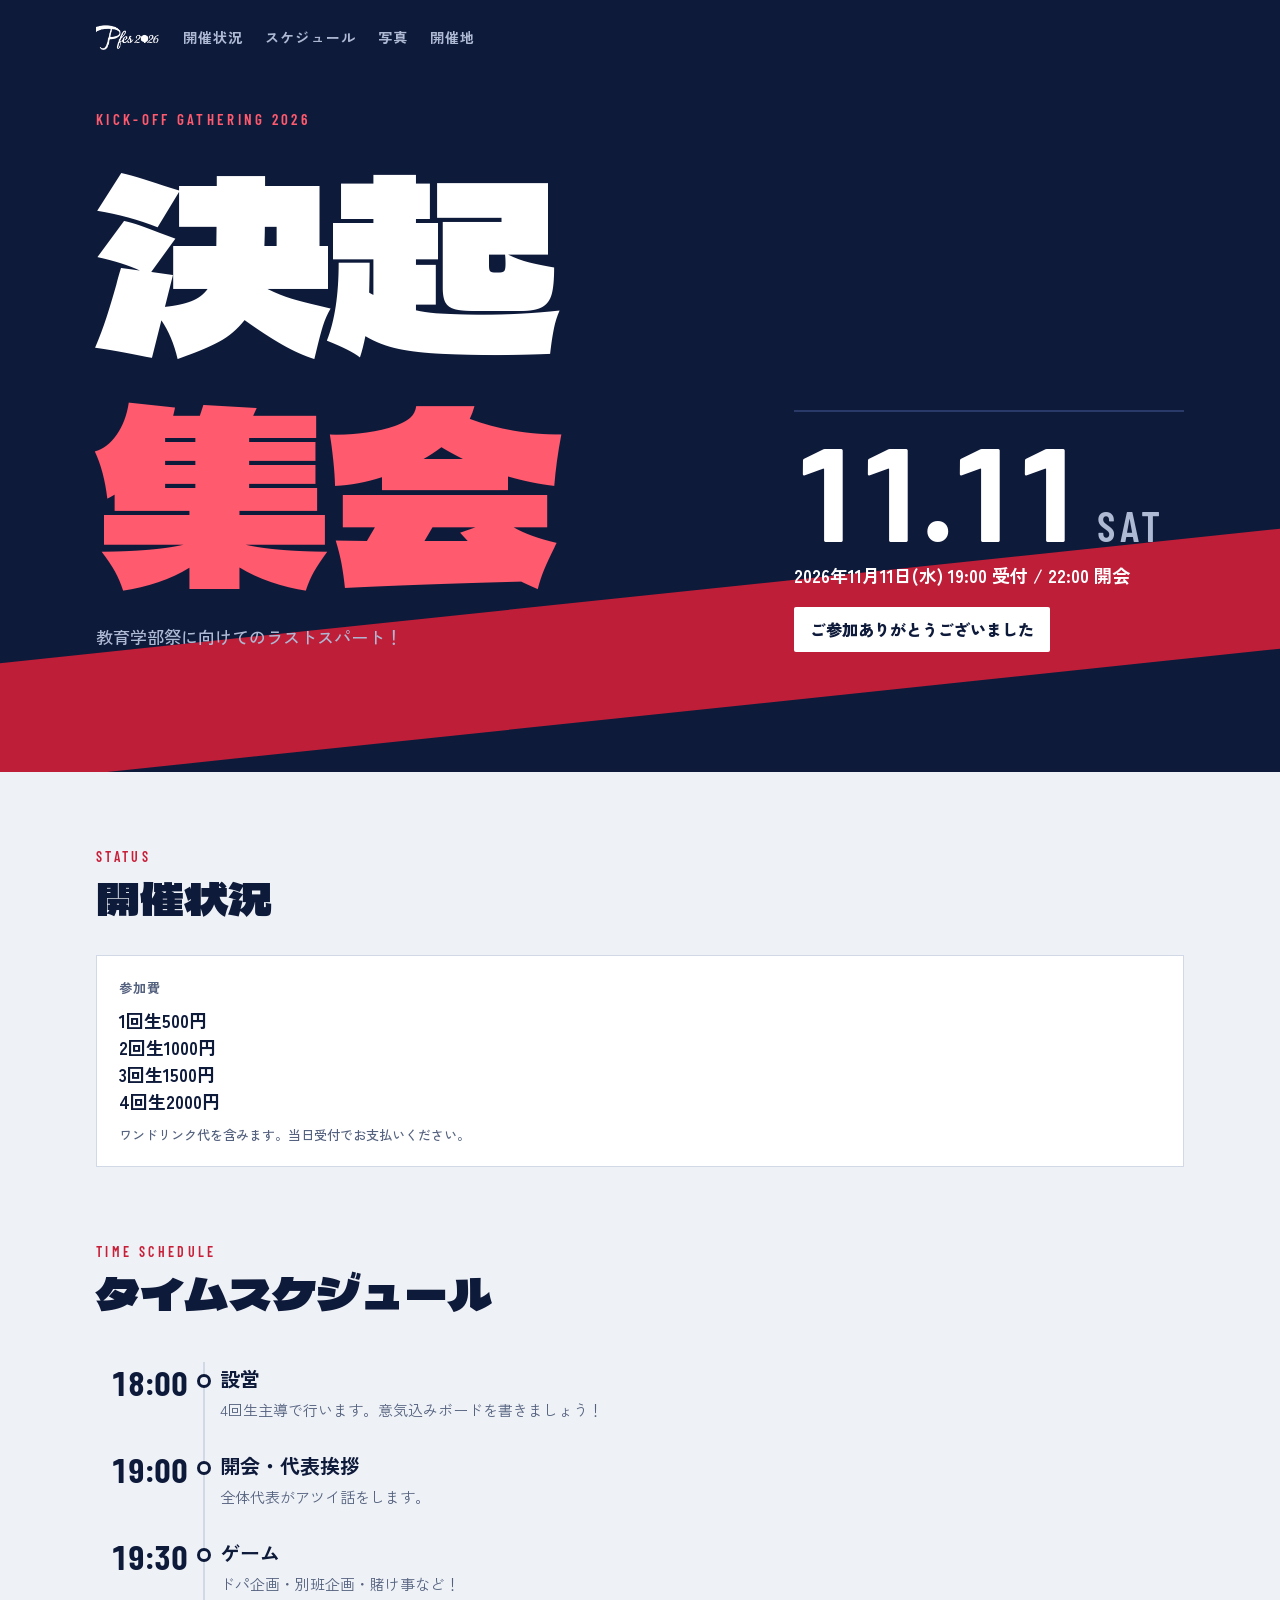
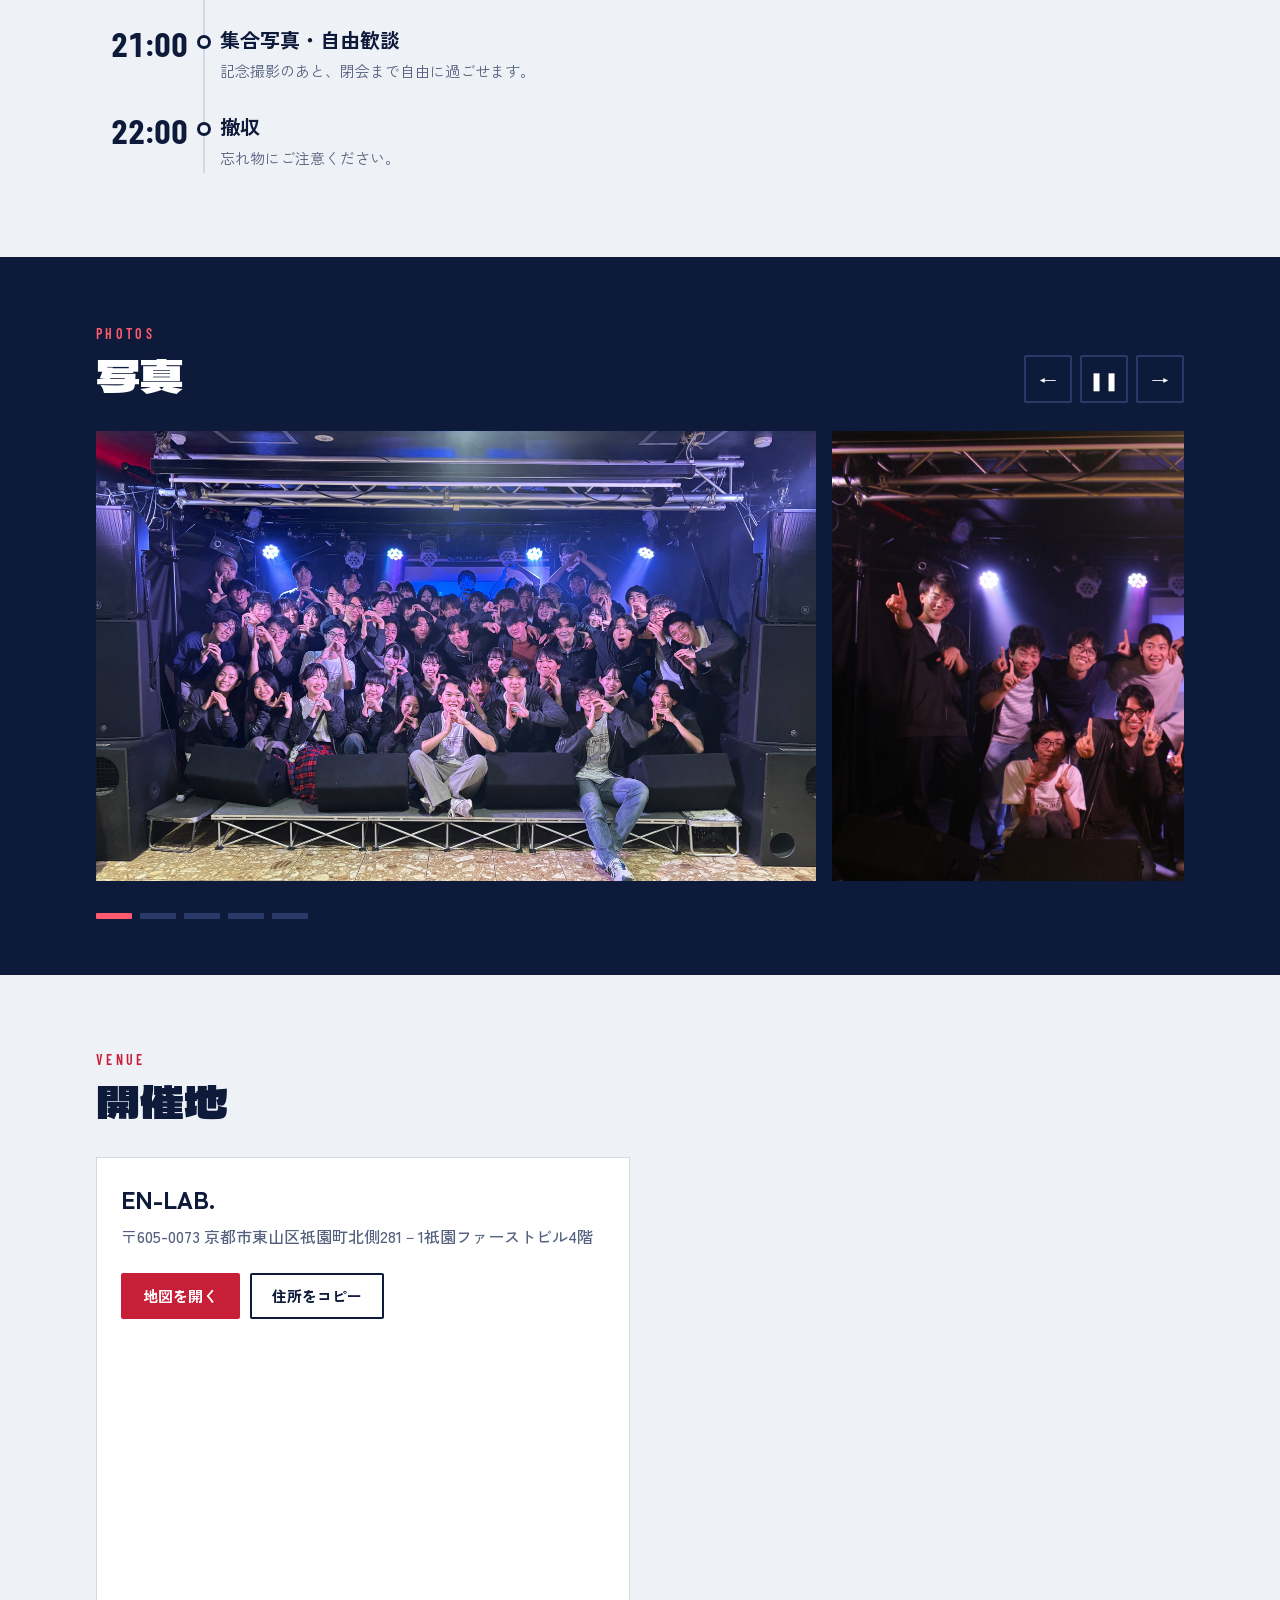
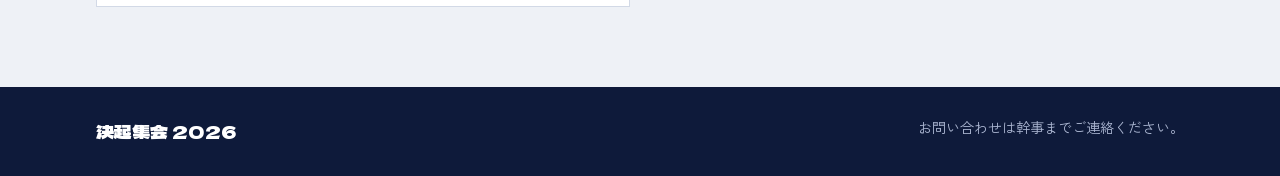
<file: index.html>
<!doctype html>
<html lang="ja">
<head>
<meta charset="utf-8">
<meta name="viewport" content="width=device-width, initial-scale=1, viewport-fit=cover">
<title>決起集会</title>
<meta name="description" content="決起集会の開催状況、タイムスケジュール、写真、開催地をまとめた案内ページ。">
<meta name="color-scheme" content="light dark">
<meta property="og:type" content="website">
<meta property="og:title" content="決起集会">
<meta property="og:description" content="目標を声に出し、同じ方向へ走り出す夜。開催状況・スケジュール・開催地はこちら。">
<link rel="icon" href="data:image/svg+xml,%3Csvg xmlns='http://www.w3.org/2000/svg' viewBox='0 0 64 64'%3E%3Crect width='64' height='64' fill='%230e1a3a'/%3E%3Cpath d='M0 46 64 34v14L0 60z' fill='%23ff5a6e'/%3E%3C/svg%3E">
<link rel="preconnect" href="https://fonts.googleapis.com">
<link rel="preconnect" href="https://fonts.gstatic.com" crossorigin>
<link rel="stylesheet" href="https://fonts.googleapis.com/css2?family=Barlow+Condensed:wght@500;600;700&family=Dela+Gothic+One&family=Zen+Kaku+Gothic+New:wght@400;500;700;900&display=swap">
<link rel="stylesheet" href="assets/style.css">
</head>
<body>
<header class="hero" id="top">
  <div class="wrap">
    <nav class="nav" aria-label="ページ内メニュー">
      <a href="https://floral-disk-db61.pfes2026se.workers.dev/#top"><img src="assets/photos/pfesHP.png" alt="学部祭HPへ" style="display:block; height:32px; width:auto; filter:invert(1);"></a>
      <a href="#status">開催状況</a>
      <a href="#schedule">スケジュール</a>
      <a href="#photos">写真</a>
      <a href="#venue">開催地</a>
    </nav>
    <div class="hero-grid">
      <div>
        <p class="kicker">Kick-off Gathering 2026</p>
        <h1><span>決起</span><span>集会</span></h1>
        <p class="lead">教育学部祭に向けてのラストスパート！</p>
      </div>
      <!-- 日付・時刻は仮の情報です。差し替えてください -->
      <div class="when">
        <div class="when-date">11.11<small>SAT</small></div>
        <p class="when-time">2026年11月11日(水) 19:00 受付 / 22:00 開会</p>
        <div class="count" id="count" aria-live="polite">開催まで あと <b id="count-n">--</b> 日</div>
      </div>
    </div>
  </div>
</header>

<main>
  <section id="status">
    <div class="wrap">
      <div class="sec-head">
        <p class="eyebrow">Status</p>
        <h2>開催状況</h2>
      </div>
    
      
        <div class="cell">
          <dt>参加費</dt>
          <dd>1回生500円</dd>
          <dd>2回生1000円</dd>
          <dd>3回生1500円</dd>
          <dd>4回生2000円</dd>
          <p class="note">ワンドリンク代を含みます。当日受付でお支払いください。</p>
        </div>
      </dl>
    </div>
  </section>

  <section id="schedule">
    <div class="wrap">
      <div class="sec-head">
        <p class="eyebrow">Time schedule</p>
        <h2>タイムスケジュール</h2>
      </div>
      <!-- 時刻・内容は仮の情報です -->
      <ol class="tl">
        <li>
          <time datetime="18:00">18:00</time><span class="dot"></span>
          <div><h3>設営</h3><p>4回生主導で行います。意気込みボードを書きましょう！</p></div>
        </li>
        <li>
          <time datetime="19:00">19:00</time><span class="dot"></span>
          <div><h3>開会・代表挨拶<span class="len"></h3><p>全体代表がアツイ話をします。</p></div>
        </li>
        <li>
          <time datetime="19:30">19:30</time><span class="dot"></span>
          <div><h3>ゲーム<span class="len"></h3><p>ドパ企画・別班企画・賭け事など！</p></div>
        </li>
        <li>
          <time datetime="21:00">21:00</time><span class="dot"></span>
          <div><h3>集合写真・自由歓談<span class="len"></h3><p>記念撮影のあと、閉会まで自由に過ごせます。</p></div>
        </li>
        <li>
          <time datetime="22:00">22:00</time><span class="dot"></span>
          <div><h3>撤収</h3><p>忘れ物にご注意ください。</p></div>
        </li>
      </ol>
    </div>
  </section>

  <div class="photos" id="photos">
    <div class="wrap">
      <div class="photos-top">
        <div class="sec-head">
          <p class="eyebrow">Photos</p>
          <h2>写真</h2>
        </div>
        <div class="ctrl">
          <button class="btn" id="prev" type="button" aria-label="前の写真">←</button>
          <button class="btn" id="toggle" type="button" aria-label="自動再生を止める">❚❚</button>
          <button class="btn" id="next" type="button" aria-label="次の写真">→</button>
        </div>
      </div>
    </div>
    <div class="wrap">
      <div class="viewport" id="viewport" aria-roledescription="carousel" aria-label="決起集会の写真">
        <div class="track" id="track"></div>
      </div>
      <div class="dots" id="dots"></div>
    </div>
  </div>

  <section id="venue">
    <div class="wrap">
      <div class="sec-head">
        <p class="eyebrow">Venue</p>
        <h2>開催地</h2>
      </div>
      <!-- 会場名・住所・アクセスは仮の情報です -->
      <div class="venue-grid">
        <div class="panel">
          <p class="venue-name">EN-LAB.</p>
          <p class="addr" id="addr">〒605-0073 京都市東山区祇園町北側281－1祇園ファーストビル4階</p>
         
          <div class="actions">
            <a class="act primary" id="maplink" href="https://maps.app.goo.gl/rjpDCakJaLhRokF19" target="_blank" rel="noopener">地図を開く</a>
            <button class="act" id="copy" type="button">住所をコピー</button>
          </div>
        </div>
       <iframe src="https://www.google.com/maps/embed?pb=!1m18!1m12!1m3!1d2685.126858173465!2d135.77366147478764!3d35.00395076688273!2m3!1f0!2f0!3f0!3m2!1i1024!2i768!4f13.1!3m3!1m2!1s0x600109d3f69e35ff%3A0x32ef44e3e7a901e!2sEN-LAB.!5e1!3m2!1sja!2sjp!4v1794188830860!5m2!1sja!2sjp" width="600" height="450" style="border:0;" allowfullscreen="" loading="lazy" referrerpolicy="strict-origin-when-cross-origin">　
        width="600" height="450" frameborder="0"
 　　　　style="border:0;" allowfullscreen="" aria-hidden="false"
 　　　　tabindex="0"></iframe>

      </div>
    </div>
  </section>
</main>

<footer>
  <div class="wrap">
    <b>決起集会 2026</b>
    <span>お問い合わせは幹事までご連絡ください。</span>
  </div>
</footer>
<script src="assets/script.js" defer></script>
</body>
</html>
</file>
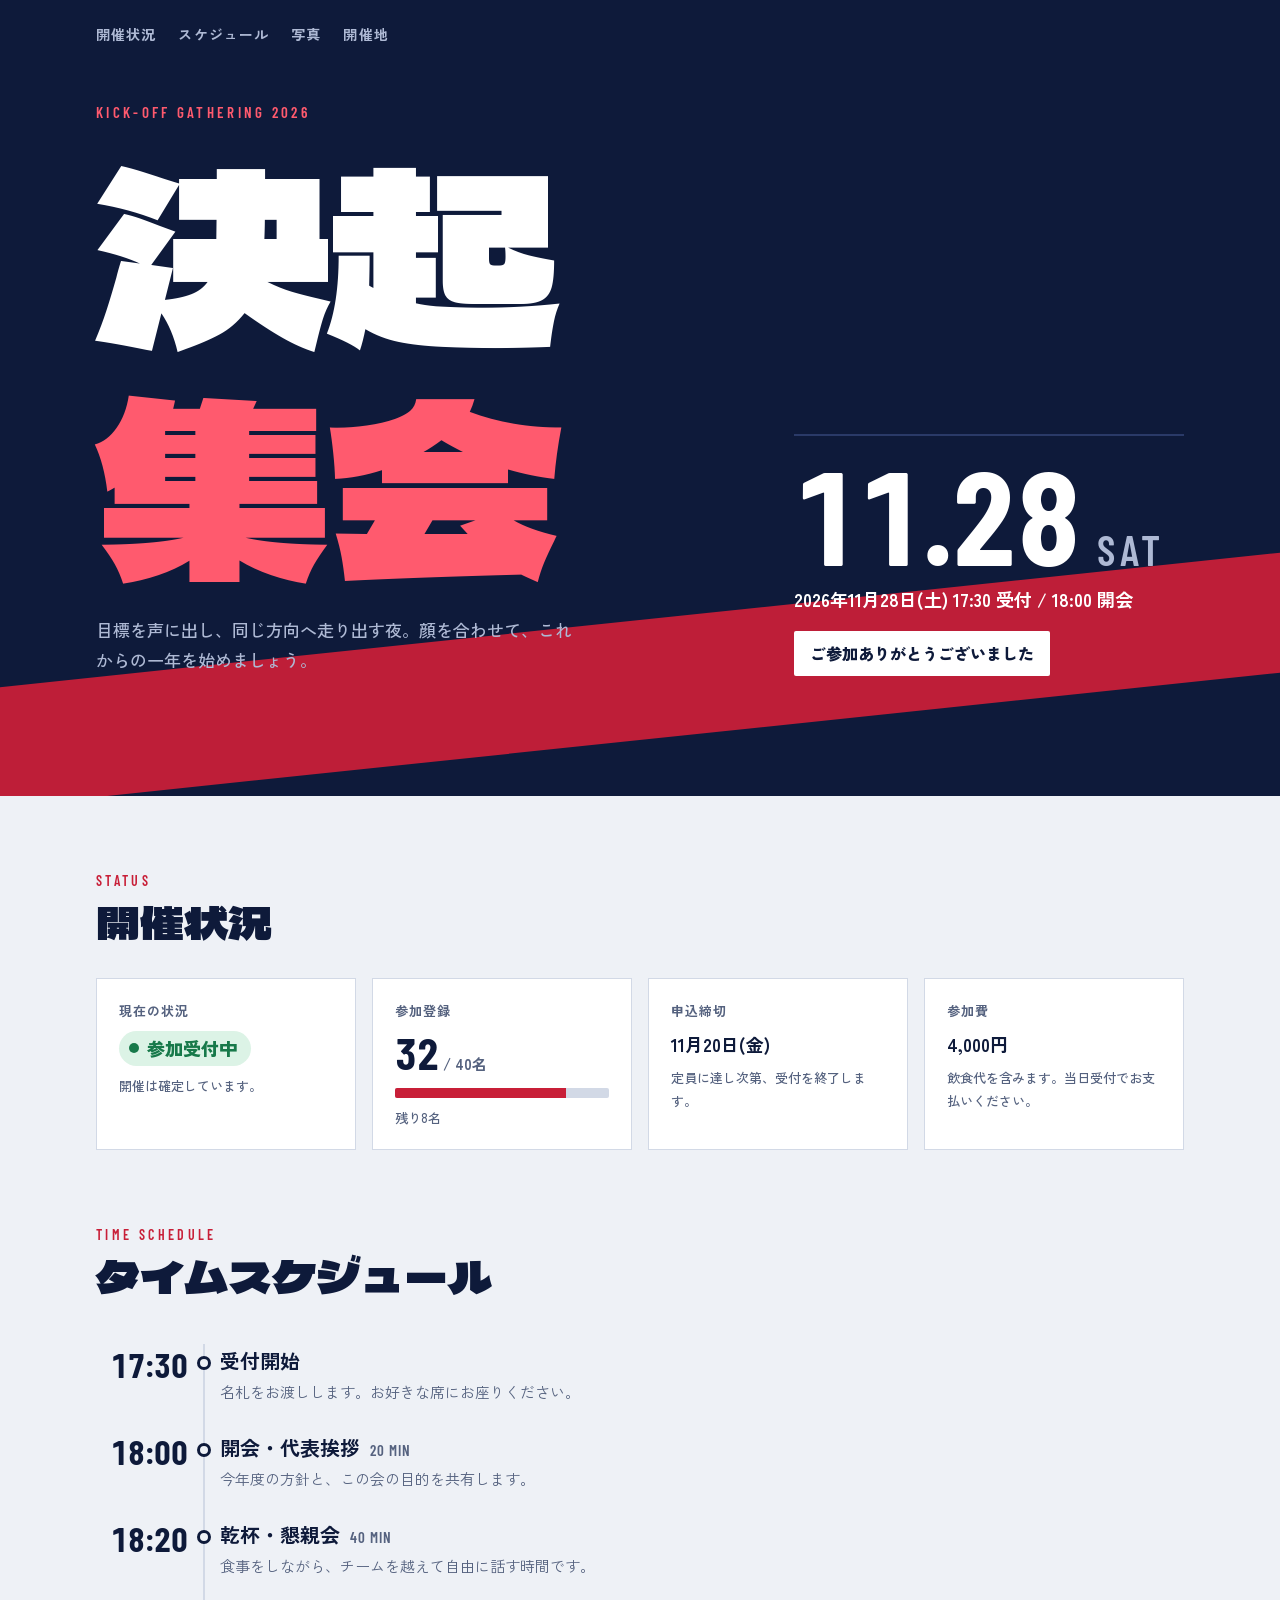
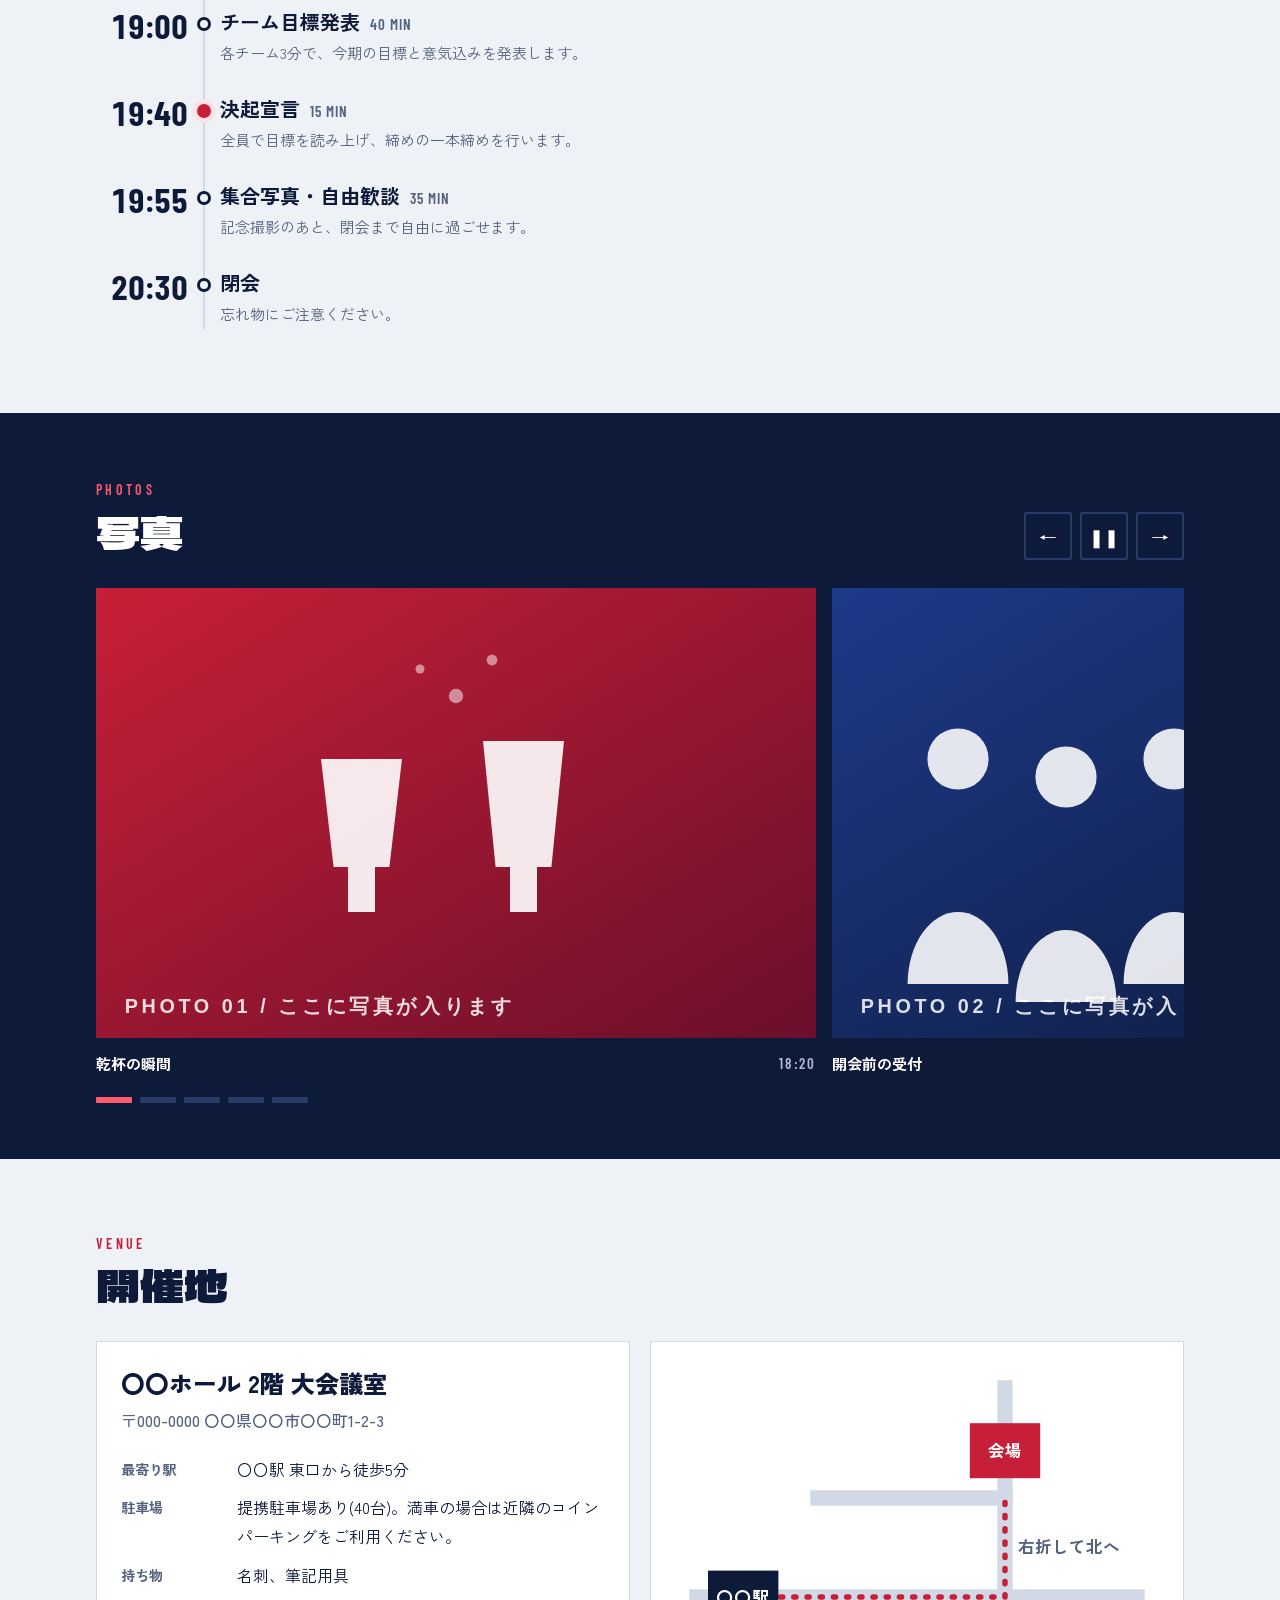
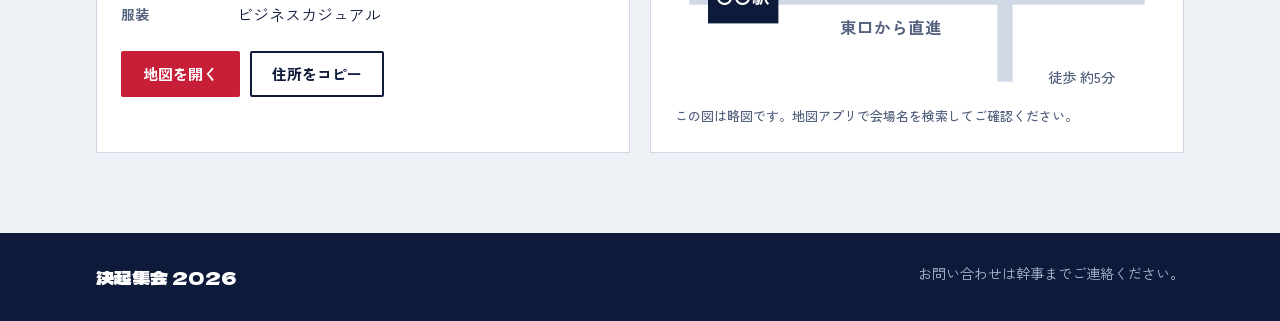
<file: 決起集会.html>
<!doctype html><html><head><meta charset=utf8><meta name=viewport content="width=device-width,initial-scale=1,viewport-fit=cover"><style>:root{color-scheme:light;box-sizing:border-box;padding-top:env(safe-area-inset-top,0px);padding-bottom:env(safe-area-inset-bottom,0px)}html{scroll-padding-top:env(safe-area-inset-top,0px)}body{margin:0;padding:0;font:14px -apple-system,BlinkMacSystemFont,sans-serif;background:#fff;color:#000}img{max-width:100%}[hidden]:not([hidden=until-found i]){display:none!important}</style></head><body>
<title>決起集会</title>
<meta name="claude:viewport-fit-sides" content="cover">
<link rel="preconnect" href="https://fonts.googleapis.com">
<link rel="preconnect" href="https://fonts.gstatic.com" crossorigin>
<link rel="stylesheet" href="https://fonts.googleapis.com/css2?family=Barlow+Condensed:wght@500;600;700&family=Dela+Gothic+One&family=Zen+Kaku+Gothic+New:wght@400;500;700;900&display=swap">
<style>
/* Layout: 紺の大きなヒーロー（決起／集会を2段で特大表示）→ 開催状況 → タイムスケジュール → 流れる写真 → 開催地。
   差し色は茜1色。大胆さはヒーローの文字組みに集中させ、他は静かに保つ。 */
:root {
  --bg: #eef1f6;
  --surface: #ffffff;
  --ink: #0e1a3a;
  --muted: #55627f;
  --line: #d2d9e6;
  --accent: #c81f38;
  --accent-ink: #ffffff;
  --accent-soft: #fbe3e7;
  --ok: #17794a;
  --ok-soft: #dcf3e6;
  --hero-bg: #0e1a3a;
  --hero-ink: #ffffff;
  --hero-sub: #aeb9d4;
  --hero-line: #2a3a68;
  --pop: #ff5a6e;

  --f-display: "Dela Gothic One", "Hiragino Sans", "Yu Gothic", sans-serif;
  --f-body: "Zen Kaku Gothic New", "Hiragino Kaku Gothic ProN", "Yu Gothic", Meiryo, sans-serif;
  --f-num: "Barlow Condensed", "Arial Narrow", sans-serif;
}
@media (prefers-color-scheme: dark) {
  :root:not([data-theme="light"]) {
    --bg: #0a1124;
    --surface: #121c38;
    --ink: #e8ecf7;
    --muted: #9aa5c2;
    --line: #24304f;
    --accent: #ff5a6e;
    --accent-ink: #0a1124;
    --accent-soft: #3a1a2a;
    --ok: #5fd39a;
    --ok-soft: #12332a;
    --hero-bg: #060b1a;
    --hero-line: #1f2d57;
    color-scheme: dark;
  }
}
:root[data-theme="dark"] {
  --bg: #0a1124;
  --surface: #121c38;
  --ink: #e8ecf7;
  --muted: #9aa5c2;
  --line: #24304f;
  --accent: #ff5a6e;
  --accent-ink: #0a1124;
  --accent-soft: #3a1a2a;
  --ok: #5fd39a;
  --ok-soft: #12332a;
  --hero-bg: #060b1a;
  --hero-line: #1f2d57;
  color-scheme: dark;
}

* { box-sizing: border-box; }
html { scroll-behavior: smooth; }
body {
  margin: 0;
  background: var(--bg);
  color: var(--ink);
  font-family: var(--f-body);
  font-size: 16px;
  line-height: 1.8;
  -webkit-text-size-adjust: 100%;
}
a { color: inherit; }
:focus-visible { outline: 3px solid var(--pop); outline-offset: 3px; }

.wrap {
  max-width: 1120px;
  margin-inline: auto;
  padding-left: max(16px, env(safe-area-inset-left, 0px));
  padding-right: max(16px, env(safe-area-inset-right, 0px));
}

/* ---------- Hero ---------- */
.hero {
  position: relative;
  background: var(--hero-bg);
  color: var(--hero-ink);
  overflow: hidden;
}
.hero::before {
  content: "";
  position: absolute;
  left: -10%;
  right: -10%;
  bottom: 56px;
  height: 120px;
  background: var(--accent);
  transform: skewY(-6deg);
  opacity: .95;
}
.hero .wrap { position: relative; }
.nav {
  display: flex;
  flex-wrap: wrap;
  gap: 6px 22px;
  padding-block: 18px;
  font-size: 14px;
  font-weight: 700;
  letter-spacing: .08em;
}
.nav a { text-decoration: none; color: var(--hero-sub); padding-block: 4px; border-bottom: 2px solid transparent; }
.nav a:hover { color: var(--hero-ink); border-bottom-color: var(--pop); }

.hero-grid {
  display: grid;
  grid-template-columns: minmax(0, 1.25fr) minmax(0, .75fr);
  gap: 32px 48px;
  align-items: end;
  padding-block: 28px 120px;
}
.kicker {
  font-family: var(--f-num);
  font-weight: 600;
  letter-spacing: .22em;
  font-size: 15px;
  color: var(--pop);
  margin: 0 0 6px;
  text-transform: uppercase;
}
h1 {
  margin: 0;
  font-family: var(--f-display);
  font-weight: 400;
  font-size: clamp(88px, 25vw, 236px);
  line-height: .98;
  letter-spacing: -.02em;
}
h1 span { display: block; }
h1 span + span { color: var(--pop); }
.lead {
  margin: 20px 0 0;
  max-width: 28em;
  color: var(--hero-sub);
  font-size: 17px;
  font-weight: 500;
}

.when {
  border-top: 2px solid var(--hero-line);
  padding-top: 18px;
}
.when-date {
  font-family: var(--f-num);
  font-weight: 700;
  font-size: clamp(76px, 12vw, 132px);
  line-height: .9;
  letter-spacing: -.01em;
  font-variant-numeric: tabular-nums;
}
.when-date small { font-size: .32em; letter-spacing: .1em; color: var(--hero-sub); margin-left: .4em; font-weight: 600; }
.when-time { margin: 10px 0 0; font-weight: 700; font-size: 18px; }
.count {
  display: inline-flex;
  align-items: baseline;
  gap: 8px;
  margin-top: 16px;
  padding: 8px 16px;
  background: var(--hero-ink);
  color: var(--hero-bg);
  font-weight: 900;
  border-radius: 2px;
}
.count b { font-family: var(--f-num); font-size: 34px; line-height: 1; font-variant-numeric: tabular-nums; }

/* ---------- Sections ---------- */
section { padding-block: 72px 0; }
section:last-of-type { padding-bottom: 80px; }
.sec-head { margin-bottom: 28px; }
.eyebrow {
  font-family: var(--f-num);
  font-weight: 600;
  letter-spacing: .24em;
  font-size: 14px;
  color: var(--accent);
  margin: 0;
  text-transform: uppercase;
}
h2 {
  margin: 0;
  font-family: var(--f-display);
  font-weight: 400;
  font-size: clamp(30px, 6vw, 44px);
  line-height: 1.3;
  text-wrap: balance;
}

/* Status */
.status-grid {
  display: grid;
  grid-template-columns: repeat(auto-fit, minmax(230px, 1fr));
  gap: 16px;
}
.cell {
  background: var(--surface);
  border: 1px solid var(--line);
  padding: 20px 22px;
  min-width: 0;
}
.cell dt { font-size: 13px; font-weight: 700; color: var(--muted); letter-spacing: .08em; margin: 0 0 8px; }
.cell dd { margin: 0; font-weight: 700; font-size: 18px; line-height: 1.5; }
.badge {
  display: inline-flex;
  align-items: center;
  gap: 8px;
  padding: 4px 14px 4px 10px;
  background: var(--ok-soft);
  color: var(--ok);
  font-weight: 900;
  font-size: 18px;
  border-radius: 999px;
}
.badge::before { content: ""; width: 10px; height: 10px; border-radius: 50%; background: currentColor; }
.big { font-family: var(--f-num); font-size: 44px; font-weight: 700; line-height: 1; font-variant-numeric: tabular-nums; }
.big small { font-family: var(--f-body); font-size: 15px; font-weight: 700; color: var(--muted); margin-left: 4px; }
.bar { height: 10px; background: var(--line); margin-top: 12px; border-radius: 2px; overflow: hidden; }
.bar i { display: block; height: 100%; width: 80%; background: var(--accent); }
.note { margin: 8px 0 0; font-size: 13px; font-weight: 500; color: var(--muted); }

/* Timeline */
.tl { list-style: none; margin: 0; padding: 0; position: relative; }
.tl::before { content: ""; position: absolute; left: 107px; top: 12px; bottom: 12px; width: 2px; background: var(--line); }
.tl li {
  display: grid;
  grid-template-columns: 92px 32px minmax(0, 1fr);
  align-items: start;
  padding-block: 14px;
}
.tl time {
  font-family: var(--f-num);
  font-weight: 700;
  font-size: 34px;
  line-height: 1.1;
  text-align: right;
  font-variant-numeric: tabular-nums;
}
.tl .dot {
  width: 14px; height: 14px;
  margin: 10px auto 0;
  background: var(--bg);
  border: 3px solid var(--ink);
  border-radius: 50%;
  position: relative;
  z-index: 1;
}
.tl li.key .dot { background: var(--accent); border-color: var(--accent); box-shadow: 0 0 0 5px var(--accent-soft); }
.tl h3 { margin: 0; font-size: 20px; line-height: 1.5; }
.tl p { margin: 2px 0 0; color: var(--muted); font-size: 15px; }
.tl .len {
  display: inline-block;
  margin-left: 10px;
  font-family: var(--f-num);
  font-size: 15px;
  font-weight: 600;
  letter-spacing: .06em;
  color: var(--muted);
}

/* Photos */
.photos { background: var(--hero-bg); color: var(--hero-ink); margin-top: 72px; padding-block: 64px 56px; }
.photos .eyebrow { color: var(--pop); }
.photos-top { display: flex; align-items: end; justify-content: space-between; gap: 16px; flex-wrap: wrap; margin-bottom: 28px; }
.photos-top .sec-head { margin: 0; }
.ctrl { display: flex; gap: 8px; }
.btn {
  appearance: none;
  border: 2px solid var(--hero-line);
  background: transparent;
  color: var(--hero-ink);
  width: 48px; height: 48px;
  font: inherit;
  font-size: 18px;
  cursor: pointer;
  border-radius: 2px;
}
.btn:hover { border-color: var(--pop); color: var(--pop); }
.viewport { overflow: hidden; }
.track { display: flex; gap: 16px; transition: transform .8s cubic-bezier(.6, .05, .2, 1); will-change: transform; }
.slide { flex: 0 0 min(78%, 720px); margin: 0; min-width: 0; }
.slide img { display: block; width: 100%; aspect-ratio: 8 / 5; object-fit: cover; background: var(--hero-line); }
.slide figcaption { display: flex; justify-content: space-between; gap: 12px; padding-top: 12px; font-weight: 700; font-size: 15px; }
.slide figcaption span { font-family: var(--f-num); letter-spacing: .12em; color: var(--hero-sub); font-weight: 600; }
.dots { display: flex; flex-wrap: wrap; gap: 8px; margin-top: 20px; }
.dots button {
  appearance: none; border: 0; padding: 0; cursor: pointer;
  width: 36px; height: 6px; background: var(--hero-line); border-radius: 1px;
}
.dots button[aria-current="true"] { background: var(--pop); }

/* Venue */
.venue-grid { display: grid; grid-template-columns: minmax(0, 1fr) minmax(0, 1fr); gap: 20px; }
.panel { background: var(--surface); border: 1px solid var(--line); padding: 24px; min-width: 0; }
.venue-name { margin: 0; font-size: 24px; line-height: 1.4; font-weight: 900; }
.addr { margin: 6px 0 0; color: var(--muted); font-weight: 500; }
.rows { margin: 20px 0 0; display: grid; grid-template-columns: 6.5em minmax(0, 1fr); gap: 10px 12px; }
.rows dt { font-weight: 700; color: var(--muted); font-size: 14px; padding-top: 2px; }
.rows dd { margin: 0; }
.actions { display: flex; flex-wrap: wrap; gap: 10px; margin-top: 22px; }
.act {
  appearance: none;
  display: inline-flex; align-items: center; justify-content: center;
  min-height: 46px; padding: 0 20px;
  font: inherit; font-weight: 700; font-size: 15px;
  border: 2px solid var(--ink); background: transparent; color: var(--ink);
  text-decoration: none; cursor: pointer; border-radius: 2px;
}
.act.primary { background: var(--accent); border-color: var(--accent); color: var(--accent-ink); }
.act:hover { filter: brightness(1.08); }
.route { width: 100%; height: auto; display: block; }
.route text { font-family: var(--f-body); }

footer { background: var(--hero-bg); color: var(--hero-sub); padding-block: 28px; font-size: 14px; }
footer .wrap { display: flex; justify-content: space-between; gap: 8px 24px; flex-wrap: wrap; }
footer b { color: var(--hero-ink); font-family: var(--f-display); font-weight: 400; font-size: 18px; }

@media (max-width: 820px) {
  .hero-grid { grid-template-columns: minmax(0, 1fr); padding-bottom: 110px; }
  .venue-grid { grid-template-columns: minmax(0, 1fr); }
  .slide { flex-basis: 86%; }
}
@media (max-width: 480px) {
  section { padding-top: 56px; }
  .tl::before { left: 79px; }
  .tl li { grid-template-columns: 64px 30px minmax(0, 1fr); }
  .tl time { font-size: 27px; }
  .tl h3 { font-size: 18px; }
  .rows { grid-template-columns: minmax(0, 1fr); gap: 2px; }
  .rows dd { margin-bottom: 10px; }
}
@media (prefers-reduced-motion: reduce) {
  html { scroll-behavior: auto; }
  .track { transition: none; }
}
</style>

<header class="hero" id="top">
  <div class="wrap">
    <nav class="nav" aria-label="ページ内メニュー">
      <a href="#status">開催状況</a>
      <a href="#schedule">スケジュール</a>
      <a href="#photos">写真</a>
      <a href="#venue">開催地</a>
    </nav>
    <div class="hero-grid">
      <div>
        <p class="kicker">Kick-off Gathering 2026</p>
        <h1><span>決起</span><span>集会</span></h1>
        <p class="lead">目標を声に出し、同じ方向へ走り出す夜。顔を合わせて、これからの一年を始めましょう。</p>
      </div>
      <!-- 日付・時刻は仮の情報です。差し替えてください -->
      <div class="when">
        <div class="when-date">11.28<small>SAT</small></div>
        <p class="when-time">2026年11月28日(土) 17:30 受付 / 18:00 開会</p>
        <div class="count" id="count" aria-live="polite">開催まで あと <b id="count-n">--</b> 日</div>
      </div>
    </div>
  </div>
</header>

<main>
  <section id="status">
    <div class="wrap">
      <div class="sec-head">
        <p class="eyebrow">Status</p>
        <h2>開催状況</h2>
      </div>
      <!-- 参加人数・締切・参加費は仮の情報です -->
      <dl class="status-grid" style="margin:0">
        <div class="cell">
          <dt>現在の状況</dt>
          <dd><span class="badge">参加受付中</span></dd>
          <p class="note">開催は確定しています。</p>
        </div>
        <div class="cell">
          <dt>参加登録</dt>
          <dd><span class="big">32<small>/ 40名</small></span></dd>
          <div class="bar" role="img" aria-label="定員40名のうち32名が登録済み"><i></i></div>
          <p class="note">残り8名</p>
        </div>
        <div class="cell">
          <dt>申込締切</dt>
          <dd>11月20日(金)</dd>
          <p class="note">定員に達し次第、受付を終了します。</p>
        </div>
        <div class="cell">
          <dt>参加費</dt>
          <dd>4,000円</dd>
          <p class="note">飲食代を含みます。当日受付でお支払いください。</p>
        </div>
      </dl>
    </div>
  </section>

  <section id="schedule">
    <div class="wrap">
      <div class="sec-head">
        <p class="eyebrow">Time schedule</p>
        <h2>タイムスケジュール</h2>
      </div>
      <!-- 時刻・内容は仮の情報です -->
      <ol class="tl">
        <li>
          <time datetime="17:30">17:30</time><span class="dot"></span>
          <div><h3>受付開始</h3><p>名札をお渡しします。お好きな席にお座りください。</p></div>
        </li>
        <li>
          <time datetime="18:00">18:00</time><span class="dot"></span>
          <div><h3>開会・代表挨拶<span class="len">20 MIN</span></h3><p>今年度の方針と、この会の目的を共有します。</p></div>
        </li>
        <li>
          <time datetime="18:20">18:20</time><span class="dot"></span>
          <div><h3>乾杯・懇親会<span class="len">40 MIN</span></h3><p>食事をしながら、チームを越えて自由に話す時間です。</p></div>
        </li>
        <li>
          <time datetime="19:00">19:00</time><span class="dot"></span>
          <div><h3>チーム目標発表<span class="len">40 MIN</span></h3><p>各チーム3分で、今期の目標と意気込みを発表します。</p></div>
        </li>
        <li class="key">
          <time datetime="19:40">19:40</time><span class="dot"></span>
          <div><h3>決起宣言<span class="len">15 MIN</span></h3><p>全員で目標を読み上げ、締めの一本締めを行います。</p></div>
        </li>
        <li>
          <time datetime="19:55">19:55</time><span class="dot"></span>
          <div><h3>集合写真・自由歓談<span class="len">35 MIN</span></h3><p>記念撮影のあと、閉会まで自由に過ごせます。</p></div>
        </li>
        <li>
          <time datetime="20:30">20:30</time><span class="dot"></span>
          <div><h3>閉会</h3><p>忘れ物にご注意ください。</p></div>
        </li>
      </ol>
    </div>
  </section>

  <div class="photos" id="photos">
    <div class="wrap">
      <div class="photos-top">
        <div class="sec-head">
          <p class="eyebrow">Photos</p>
          <h2>写真</h2>
        </div>
        <div class="ctrl">
          <button class="btn" id="prev" type="button" aria-label="前の写真">←</button>
          <button class="btn" id="toggle" type="button" aria-label="自動再生を止める">❚❚</button>
          <button class="btn" id="next" type="button" aria-label="次の写真">→</button>
        </div>
      </div>
    </div>
    <div class="wrap">
      <div class="viewport" id="viewport" aria-roledescription="carousel" aria-label="決起集会の写真">
        <div class="track" id="track"></div>
      </div>
      <div class="dots" id="dots"></div>
    </div>
  </div>

  <section id="venue">
    <div class="wrap">
      <div class="sec-head">
        <p class="eyebrow">Venue</p>
        <h2>開催地</h2>
      </div>
      <!-- 会場名・住所・アクセスは仮の情報です -->
      <div class="venue-grid">
        <div class="panel">
          <p class="venue-name">〇〇ホール 2階 大会議室</p>
          <p class="addr" id="addr">〒000-0000 〇〇県〇〇市〇〇町1-2-3</p>
          <dl class="rows">
            <dt>最寄り駅</dt><dd>〇〇駅 東口から徒歩5分</dd>
            <dt>駐車場</dt><dd>提携駐車場あり(40台)。満車の場合は近隣のコインパーキングをご利用ください。</dd>
            <dt>持ち物</dt><dd>名刺、筆記用具</dd>
            <dt>服装</dt><dd>ビジネスカジュアル</dd>
          </dl>
          <div class="actions">
            <a class="act primary" id="maplink" href="https://www.google.com/maps/search/?api=1&query=%E3%80%87%E3%80%87%E3%83%9B%E3%83%BC%E3%83%AB" target="_blank" rel="noopener">地図を開く</a>
            <button class="act" id="copy" type="button">住所をコピー</button>
          </div>
        </div>
        <div class="panel">
          <svg class="route" viewBox="0 0 440 300" role="img" aria-label="〇〇駅から会場までの道順。東口を出て直進し、交差点を右に曲がると徒歩5分で会場に着きます。">
            <rect x="0" y="0" width="440" height="300" fill="none"/>
            <g stroke="var(--line)" stroke-width="14" stroke-linecap="square" fill="none">
              <path d="M20 210 H420"/>
              <path d="M300 20 V280"/>
              <path d="M130 120 H300"/>
            </g>
            <path d="M60 210 H300 V120" stroke="var(--accent)" stroke-width="5" stroke-dasharray="2 10" stroke-linecap="round" fill="none"/>
            <g>
              <rect x="30" y="186" width="64" height="48" fill="var(--ink)"/>
              <text x="62" y="216" text-anchor="middle" font-size="16" font-weight="700" fill="var(--surface)">〇〇駅</text>
            </g>
            <g>
              <rect x="268" y="52" width="64" height="50" fill="var(--accent)"/>
              <text x="300" y="83" text-anchor="middle" font-size="15" font-weight="700" fill="var(--accent-ink)">会場</text>
            </g>
            <text x="150" y="244" font-size="15" font-weight="700" fill="var(--muted)">東口から直進</text>
            <text x="312" y="170" font-size="15" font-weight="700" fill="var(--muted)">右折して北へ</text>
            <text x="400" y="288" text-anchor="end" font-size="13" font-weight="500" fill="var(--muted)">徒歩 約5分</text>
          </svg>
          <p class="note">この図は略図です。地図アプリで会場名を検索してご確認ください。</p>
        </div>
      </div>
    </div>
  </section>
</main>

<footer>
  <div class="wrap">
    <b>決起集会 2026</b>
    <span>お問い合わせは幹事までご連絡ください。</span>
  </div>
</footer>

<script>
(function () {
  /* ---- 開催日(日本時間)。差し替える場合はここを変更 ---- */
  var EVENT_START = new Date("2026-11-28T18:00:00+09:00");

  /* ---- 写真。src を実際の画像(data: URI)に置き換えると差し替わります ---- */
  function placeholder(n, motif, c1, c2) {
    var shapes = {
      glass: '<g fill="#fff" fill-opacity=".9"><path d="M250 190h90l-14 120h-62z"/><path d="M430 170h90l-14 140h-62z"/><rect x="280" y="310" width="30" height="50"/><rect x="460" y="310" width="30" height="50"/></g><g fill="#fff" fill-opacity=".5"><circle cx="400" cy="120" r="8"/><circle cx="360" cy="90" r="5"/><circle cx="440" cy="80" r="6"/></g>',
      crowd: '<g fill="#fff" fill-opacity=".88">' + [140,260,380,500,620].map(function (x, i) { var y = i % 2 ? 210 : 190; return '<circle cx="' + x + '" cy="' + y + '" r="34"/><path d="M' + (x-56) + ' 400a56 80 0 0 1 112 0z" transform="translate(0 ' + (y-150) + ')"/>'; }).join('') + '</g>',
      stage: '<path d="M330 0h140l130 380H200z" fill="#fff" fill-opacity=".22"/><rect x="170" y="380" width="460" height="22" fill="#fff" fill-opacity=".85"/><circle cx="400" cy="250" r="36" fill="#fff"/><path d="M350 380a50 90 0 0 1 100 0z" fill="#fff"/>',
      screen: '<rect x="150" y="90" width="500" height="290" fill="#fff" fill-opacity=".92"/><g fill="' + c1 + '"><rect x="200" y="290" width="50" height="50"/><rect x="280" y="240" width="50" height="100"/><rect x="360" y="190" width="50" height="150"/><rect x="440" y="150" width="50" height="190"/><rect x="520" y="120" width="50" height="220"/></g>',
      flag: '<rect x="205" y="70" width="12" height="330" fill="#fff"/><path d="M217 80h330l-60 70 60 70H217z" fill="#fff" fill-opacity=".92"/><circle cx="211" cy="62" r="14" fill="#fff"/>'
    };
    var svg = '<svg xmlns="http://www.w3.org/2000/svg" viewBox="0 0 800 500">' +
      '<defs><linearGradient id="g" x1="0" y1="0" x2="1" y2="1"><stop offset="0" stop-color="' + c1 + '"/><stop offset="1" stop-color="' + c2 + '"/></linearGradient></defs>' +
      '<rect width="800" height="500" fill="url(#g)"/>' + shapes[motif] +
      '<text x="32" y="472" font-family="sans-serif" font-size="22" font-weight="700" letter-spacing="4" fill="#fff" fill-opacity=".85">PHOTO 0' + n + ' / ここに写真が入ります</text></svg>';
    return "data:image/svg+xml;charset=utf-8," + encodeURIComponent(svg);
  }
  var PHOTOS = [
    { src: placeholder(1, "glass",  "#c81f38", "#6a0f2a"), caption: "乾杯の瞬間", tag: "18:20" },
    { src: placeholder(2, "crowd",  "#1d3a8a", "#0e1a3a"), caption: "開会前の受付", tag: "17:30" },
    { src: placeholder(3, "stage",  "#0e1a3a", "#3a2a7a"), caption: "代表挨拶", tag: "18:00" },
    { src: placeholder(4, "screen", "#d98a00", "#8a2a1a"), caption: "チーム目標発表", tag: "19:00" },
    { src: placeholder(5, "flag",   "#17794a", "#0e3a4a"), caption: "決起宣言", tag: "19:40" }
  ];

  /* ---- カウントダウン ---- */
  var countEl = document.getElementById("count");
  var diff = EVENT_START.getTime() - Date.now();
  var days = Math.ceil(diff / 86400000);
  if (diff > 86400000) {
    document.getElementById("count-n").textContent = String(days);
  } else if (diff > 0) {
    countEl.innerHTML = "<b>本日開催</b>";
  } else if (diff > -4 * 3600000) {
    countEl.innerHTML = "<b>開催中</b>";
  } else {
    countEl.innerHTML = "ご参加ありがとうございました";
  }

  /* ---- 写真スライダー ---- */
  var track = document.getElementById("track");
  var viewport = document.getElementById("viewport");
  var dotsEl = document.getElementById("dots");
  var toggle = document.getElementById("toggle");
  var reduce = window.matchMedia("(prefers-reduced-motion: reduce)").matches;
  var index = 0, timer = null, playing = !reduce, hovering = false;

  PHOTOS.forEach(function (p, i) {
    var fig = document.createElement("figure");
    fig.className = "slide";
    fig.setAttribute("role", "group");
    fig.setAttribute("aria-label", (i + 1) + " / " + PHOTOS.length);
    var img = document.createElement("img");
    img.src = p.src; img.alt = p.caption; img.loading = "lazy";
    var cap = document.createElement("figcaption");
    cap.textContent = p.caption;
    var tag = document.createElement("span");
    tag.textContent = p.tag;
    cap.appendChild(tag);
    fig.appendChild(img); fig.appendChild(cap);
    track.appendChild(fig);

    var d = document.createElement("button");
    d.type = "button";
    d.setAttribute("aria-label", (i + 1) + "枚目の写真を表示");
    d.addEventListener("click", function () { go(i, true); });
    dotsEl.appendChild(d);
  });

  function go(i, user) {
    var slides = track.children;
    index = (i + slides.length) % slides.length;
    var max = Math.max(0, track.scrollWidth - viewport.clientWidth);
    var x = Math.min(slides[index].offsetLeft, max);
    track.style.transform = "translateX(" + (-x) + "px)";
    Array.prototype.forEach.call(dotsEl.children, function (b, k) {
      b.setAttribute("aria-current", k === index ? "true" : "false");
    });
    if (user) restart();
  }
  function tick() { if (!hovering && !document.hidden) go(index + 1); }
  function restart() {
    clearInterval(timer);
    if (playing) timer = setInterval(tick, 4200);
  }
  function setPlaying(v) {
    playing = v;
    toggle.textContent = v ? "❚❚" : "▶";
    toggle.setAttribute("aria-label", v ? "自動再生を止める" : "自動再生を始める");
    restart();
  }
  document.getElementById("prev").addEventListener("click", function () { go(index - 1, true); });
  document.getElementById("next").addEventListener("click", function () { go(index + 1, true); });
  toggle.addEventListener("click", function () { setPlaying(!playing); });
  viewport.addEventListener("mouseenter", function () { hovering = true; });
  viewport.addEventListener("mouseleave", function () { hovering = false; });
  window.addEventListener("resize", function () { go(index); });
  setPlaying(playing);
  go(0);

  /* ---- 住所コピー ---- */
  var copyBtn = document.getElementById("copy");
  copyBtn.addEventListener("click", function () {
    var el = document.getElementById("addr");
    var text = el.textContent;
    function done() { copyBtn.textContent = "コピーしました"; setTimeout(function () { copyBtn.textContent = "住所をコピー"; }, 1800); }
    function fallback() {
      var r = document.createRange(); r.selectNodeContents(el);
      var s = window.getSelection(); s.removeAllRanges(); s.addRange(r);
    }
    if (navigator.clipboard && navigator.clipboard.writeText) {
      navigator.clipboard.writeText(text).then(done, fallback);
    } else { fallback(); }
  });
})();
</script>

</body></html>
</file>
<file: assets/style.css>
/* Layout: 紺の大きなヒーロー（決起／集会を2段で特大表示）→ 開催状況 → タイムスケジュール → 流れる写真 → 開催地。
   差し色は茜1色。大胆さはヒーローの文字組みに集中させ、他は静かに保つ。 */
:root {
  --bg: #eef1f6;
  --surface: #ffffff;
  --ink: #0e1a3a;
  --muted: #55627f;
  --line: #d2d9e6;
  --accent: #c81f38;
  --accent-ink: #ffffff;
  --accent-soft: #fbe3e7;
  --ok: #17794a;
  --ok-soft: #dcf3e6;
  --hero-bg: #0e1a3a;
  --hero-ink: #ffffff;
  --hero-sub: #aeb9d4;
  --hero-line: #2a3a68;
  --pop: #ff5a6e;

  --f-display: "Dela Gothic One", "Hiragino Sans", "Yu Gothic", sans-serif;
  --f-body: "Zen Kaku Gothic New", "Hiragino Kaku Gothic ProN", "Yu Gothic", Meiryo, sans-serif;
  --f-num: "Barlow Condensed", "Arial Narrow", sans-serif;
}
@media (prefers-color-scheme: dark) {
  :root:not([data-theme="light"]) {
    --bg: #0a1124;
    --surface: #121c38;
    --ink: #e8ecf7;
    --muted: #9aa5c2;
    --line: #24304f;
    --accent: #ff5a6e;
    --accent-ink: #0a1124;
    --accent-soft: #3a1a2a;
    --ok: #5fd39a;
    --ok-soft: #12332a;
    --hero-bg: #060b1a;
    --hero-line: #1f2d57;
    color-scheme: dark;
  }
}
:root[data-theme="dark"] {
  --bg: #0a1124;
  --surface: #121c38;
  --ink: #e8ecf7;
  --muted: #9aa5c2;
  --line: #24304f;
  --accent: #ff5a6e;
  --accent-ink: #0a1124;
  --accent-soft: #3a1a2a;
  --ok: #5fd39a;
  --ok-soft: #12332a;
  --hero-bg: #060b1a;
  --hero-line: #1f2d57;
  color-scheme: dark;
}

* { box-sizing: border-box; }
img { max-width: 100%; }
html { scroll-behavior: smooth; }
body {
  margin: 0;
  background: var(--bg);
  color: var(--ink);
  font-family: var(--f-body);
  font-size: 16px;
  line-height: 1.8;
  -webkit-text-size-adjust: 100%;
}
a { color: inherit; }
:focus-visible { outline: 3px solid var(--pop); outline-offset: 3px; }

.wrap {
  max-width: 1120px;
  margin-inline: auto;
  padding-left: max(16px, env(safe-area-inset-left, 0px));
  padding-right: max(16px, env(safe-area-inset-right, 0px));
}

/* ---------- Hero ---------- */
.hero {
  position: relative;
  background: var(--hero-bg);
  color: var(--hero-ink);
  overflow: hidden;
}
.hero::before {
  content: "";
  position: absolute;
  left: -10%;
  right: -10%;
  bottom: 56px;
  height: 120px;
  background: var(--accent);
  transform: skewY(-6deg);
  opacity: .95;
}
.hero .wrap { position: relative; }
.nav {
  display: flex;
  flex-wrap: wrap;
  gap: 6px 22px;
  padding-block: 18px;
  font-size: 14px;
  font-weight: 700;
  letter-spacing: .08em;
}
.nav a { text-decoration: none; color: var(--hero-sub); padding-block: 4px; border-bottom: 2px solid transparent; }
.nav a:hover { color: var(--hero-ink); border-bottom-color: var(--pop); }

.hero-grid {
  display: grid;
  grid-template-columns: minmax(0, 1.25fr) minmax(0, .75fr);
  gap: 32px 48px;
  align-items: end;
  padding-block: 28px 120px;
}
.kicker {
  font-family: var(--f-num);
  font-weight: 600;
  letter-spacing: .22em;
  font-size: 15px;
  color: var(--pop);
  margin: 0 0 6px;
  text-transform: uppercase;
}
h1 {
  margin: 0;
  font-family: var(--f-display);
  font-weight: 400;
  font-size: clamp(88px, 25vw, 236px);
  line-height: .98;
  letter-spacing: -.02em;
}
h1 span { display: block; }
h1 span + span { color: var(--pop); }
.lead {
  margin: 20px 0 0;
  max-width: 28em;
  color: var(--hero-sub);
  font-size: 17px;
  font-weight: 500;
}

.when {
  border-top: 2px solid var(--hero-line);
  padding-top: 18px;
}
.when-date {
  font-family: var(--f-num);
  font-weight: 700;
  font-size: clamp(76px, 12vw, 132px);
  line-height: .9;
  letter-spacing: -.01em;
  font-variant-numeric: tabular-nums;
}
.when-date small { font-size: .32em; letter-spacing: .1em; color: var(--hero-sub); margin-left: .4em; font-weight: 600; }
.when-time { margin: 10px 0 0; font-weight: 700; font-size: 18px; }
.count {
  display: inline-flex;
  align-items: baseline;
  gap: 8px;
  margin-top: 16px;
  padding: 8px 16px;
  background: var(--hero-ink);
  color: var(--hero-bg);
  font-weight: 900;
  border-radius: 2px;
}
.count b { font-family: var(--f-num); font-size: 34px; line-height: 1; font-variant-numeric: tabular-nums; }

/* ---------- Sections ---------- */
section { padding-block: 72px 0; }
section:last-of-type { padding-bottom: 80px; }
.sec-head { margin-bottom: 28px; }
.eyebrow {
  font-family: var(--f-num);
  font-weight: 600;
  letter-spacing: .24em;
  font-size: 14px;
  color: var(--accent);
  margin: 0;
  text-transform: uppercase;
}
h2 {
  margin: 0;
  font-family: var(--f-display);
  font-weight: 400;
  font-size: clamp(30px, 6vw, 44px);
  line-height: 1.3;
  text-wrap: balance;
}

/* Status */
.status-grid {
  display: grid;
  grid-template-columns: repeat(auto-fit, minmax(230px, 1fr));
  gap: 16px;
}
.cell {
  background: var(--surface);
  border: 1px solid var(--line);
  padding: 20px 22px;
  min-width: 0;
}
.cell dt { font-size: 13px; font-weight: 700; color: var(--muted); letter-spacing: .08em; margin: 0 0 8px; }
.cell dd { margin: 0; font-weight: 700; font-size: 18px; line-height: 1.5; }
.badge {
  display: inline-flex;
  align-items: center;
  gap: 8px;
  padding: 4px 14px 4px 10px;
  background: var(--ok-soft);
  color: var(--ok);
  font-weight: 900;
  font-size: 18px;
  border-radius: 999px;
}
.badge::before { content: ""; width: 10px; height: 10px; border-radius: 50%; background: currentColor; }
.big { font-family: var(--f-num); font-size: 44px; font-weight: 700; line-height: 1; font-variant-numeric: tabular-nums; }
.big small { font-family: var(--f-body); font-size: 15px; font-weight: 700; color: var(--muted); margin-left: 4px; }
.bar { height: 10px; background: var(--line); margin-top: 12px; border-radius: 2px; overflow: hidden; }
.bar i { display: block; height: 100%; width: 80%; background: var(--accent); }
.note { margin: 8px 0 0; font-size: 13px; font-weight: 500; color: var(--muted); }

/* Timeline */
.tl { list-style: none; margin: 0; padding: 0; position: relative; }
.tl::before { content: ""; position: absolute; left: 107px; top: 12px; bottom: 12px; width: 2px; background: var(--line); }
.tl li {
  display: grid;
  grid-template-columns: 92px 32px minmax(0, 1fr);
  align-items: start;
  padding-block: 14px;
}
.tl time {
  font-family: var(--f-num);
  font-weight: 700;
  font-size: 34px;
  line-height: 1.1;
  text-align: right;
  font-variant-numeric: tabular-nums;
}
.tl .dot {
  width: 14px; height: 14px;
  margin: 10px auto 0;
  background: var(--bg);
  border: 3px solid var(--ink);
  border-radius: 50%;
  position: relative;
  z-index: 1;
}
.tl li.key .dot { background: var(--accent); border-color: var(--accent); box-shadow: 0 0 0 5px var(--accent-soft); }
.tl h3 { margin: 0; font-size: 20px; line-height: 1.5; }
.tl p { margin: 2px 0 0; color: var(--muted); font-size: 15px; }
.tl .len {
  display: inline-block;
  margin-left: 10px;
  font-family: var(--f-num);
  font-size: 15px;
  font-weight: 600;
  letter-spacing: .06em;
  color: var(--muted);
}

/* Photos */
.photos { background: var(--hero-bg); color: var(--hero-ink); margin-top: 72px; padding-block: 64px 56px; }
.photos .eyebrow { color: var(--pop); }
.photos-top { display: flex; align-items: end; justify-content: space-between; gap: 16px; flex-wrap: wrap; margin-bottom: 28px; }
.photos-top .sec-head { margin: 0; }
.ctrl { display: flex; gap: 8px; }
.btn {
  appearance: none;
  border: 2px solid var(--hero-line);
  background: transparent;
  color: var(--hero-ink);
  width: 48px; height: 48px;
  font: inherit;
  font-size: 18px;
  cursor: pointer;
  border-radius: 2px;
}
.btn:hover { border-color: var(--pop); color: var(--pop); }
.viewport { overflow: hidden; }
.track { display: flex; gap: 16px; transition: transform .8s cubic-bezier(.6, .05, .2, 1); will-change: transform; }
.slide { flex: 0 0 min(78%, 720px); margin: 0; min-width: 0; }
.slide img { display: block; width: 100%; aspect-ratio: 8 / 5; object-fit: cover; background: var(--hero-line); }
.slide figcaption { display: flex; justify-content: space-between; gap: 12px; padding-top: 12px; font-weight: 700; font-size: 15px; }
.slide figcaption span { font-family: var(--f-num); letter-spacing: .12em; color: var(--hero-sub); font-weight: 600; }
.dots { display: flex; flex-wrap: wrap; gap: 8px; margin-top: 20px; }
.dots button {
  appearance: none; border: 0; padding: 0; cursor: pointer;
  width: 36px; height: 6px; background: var(--hero-line); border-radius: 1px;
}
.dots button[aria-current="true"] { background: var(--pop); }

/* Venue */
.venue-grid { display: grid; grid-template-columns: minmax(0, 1fr) minmax(0, 1fr); gap: 20px; }
.panel { background: var(--surface); border: 1px solid var(--line); padding: 24px; min-width: 0; }
.venue-name { margin: 0; font-size: 24px; line-height: 1.4; font-weight: 900; }
.addr { margin: 6px 0 0; color: var(--muted); font-weight: 500; }
.rows { margin: 20px 0 0; display: grid; grid-template-columns: 6.5em minmax(0, 1fr); gap: 10px 12px; }
.rows dt { font-weight: 700; color: var(--muted); font-size: 14px; padding-top: 2px; }
.rows dd { margin: 0; }
.actions { display: flex; flex-wrap: wrap; gap: 10px; margin-top: 22px; }
.act {
  appearance: none;
  display: inline-flex; align-items: center; justify-content: center;
  min-height: 46px; padding: 0 20px;
  font: inherit; font-weight: 700; font-size: 15px;
  border: 2px solid var(--ink); background: transparent; color: var(--ink);
  text-decoration: none; cursor: pointer; border-radius: 2px;
}
.act.primary { background: var(--accent); border-color: var(--accent); color: var(--accent-ink); }
.act:hover { filter: brightness(1.08); }
.route { width: 100%; height: auto; display: block; }
.route text { font-family: var(--f-body); }

footer { background: var(--hero-bg); color: var(--hero-sub); padding-block: 28px; font-size: 14px; }
footer .wrap { display: flex; justify-content: space-between; gap: 8px 24px; flex-wrap: wrap; }
footer b { color: var(--hero-ink); font-family: var(--f-display); font-weight: 400; font-size: 18px; }

@media (max-width: 820px) {
  .hero-grid { grid-template-columns: minmax(0, 1fr); padding-bottom: 110px; }
  .venue-grid { grid-template-columns: minmax(0, 1fr); }
  .slide { flex-basis: 86%; }
}
@media (max-width: 480px) {
  section { padding-top: 56px; }
  .tl::before { left: 79px; }
  .tl li { grid-template-columns: 64px 30px minmax(0, 1fr); }
  .tl time { font-size: 27px; }
  .tl h3 { font-size: 18px; }
  .rows { grid-template-columns: minmax(0, 1fr); gap: 2px; }
  .rows dd { margin-bottom: 10px; }
}

.nav { align-items: center; }
.nav img { display: block; height: 32px; width: auto; filter: invert(1); }
</file>
